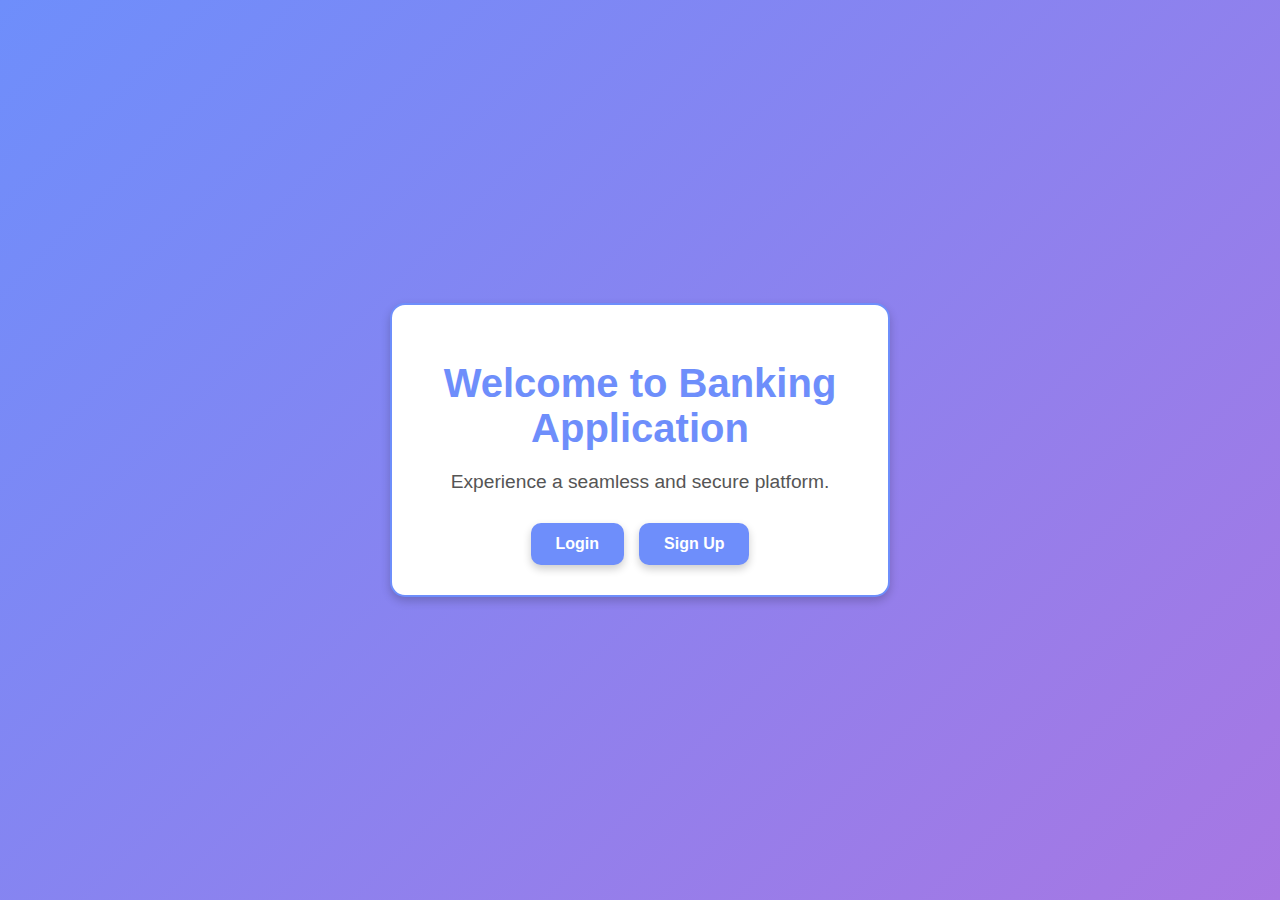
<file: src/main/resources/static/index.html>
<!DOCTYPE html>
<html lang="en">
<head>
    <meta charset="UTF-8">
    <meta name="viewport" content="width=device-width, initial-scale=1.0">
    <title>Welcome</title>
    <link rel="stylesheet" href="styles.css">
</head>
<body>
<div class="hero">
    <div class="content-box">
        <h1>Welcome to Banking Application</h1>
        <p>Experience a seamless and secure platform.</p>
        <div class="buttons">
            <a href="login.html" class="btn">Login</a>
            <a href="signup.html" class="btn">Sign Up</a>
        </div>
    </div>
</div>
</body>
</html>
</file>
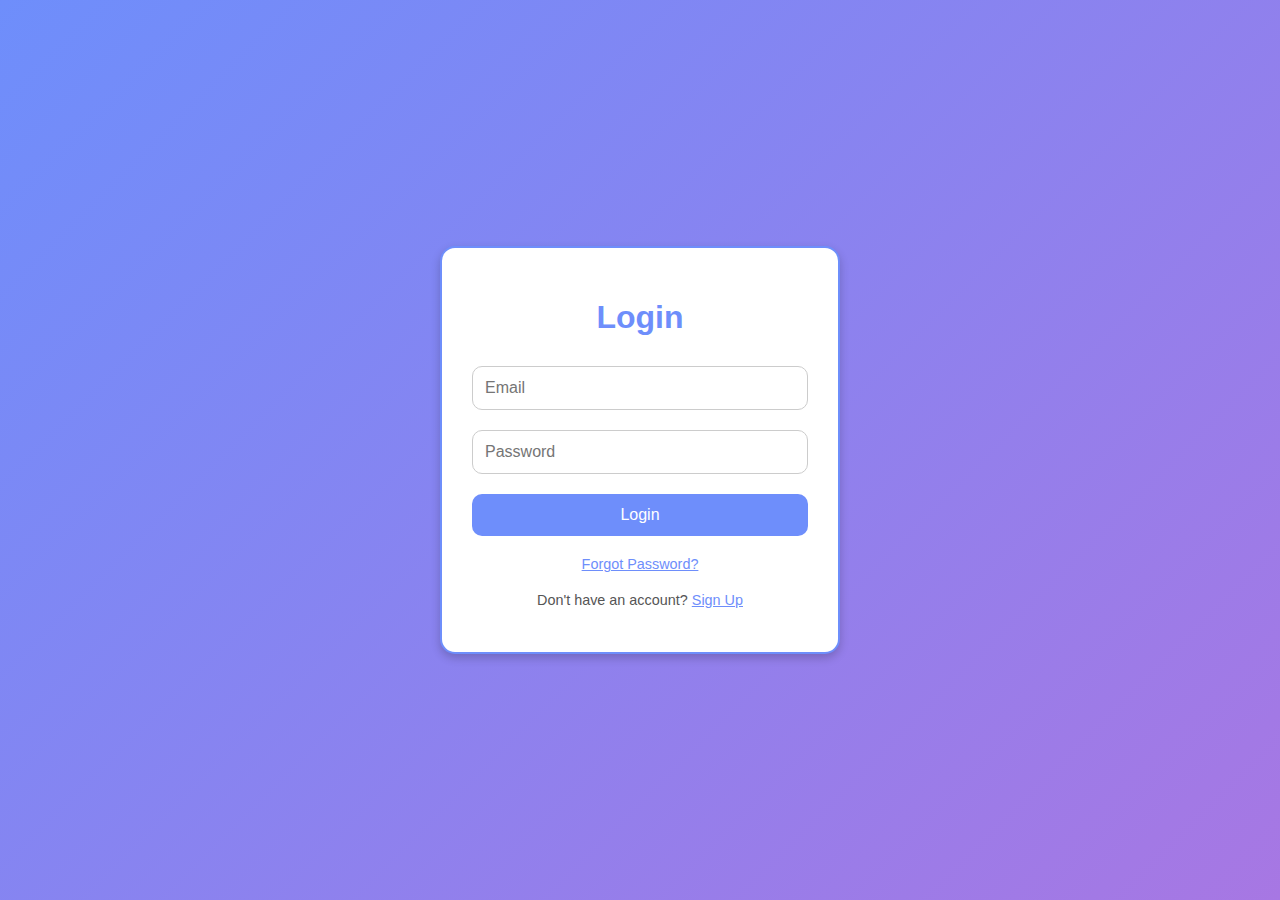
<file: src/main/resources/static/login.html>
<!DOCTYPE html>
<html lang="en">
<head>
  <meta charset="UTF-8">
  <meta name="viewport" content="width=device-width, initial-scale=1.0">
  <title>Login</title>
  <link rel="stylesheet" href="styles.css">
</head>
<body>
<div class="form-container">
  <div class="form-box bordered-box">
    <h1>Login</h1>
    <form id="loginForm">
      <input type="email" id="email" placeholder="Email" required>
      <input type="password" id="password" placeholder="Password" required>
      <button type="submit">Login</button>
      <p><a href="#">Forgot Password?</a></p>
      <p>Don't have an account? <a href="signup.html">Sign Up</a></p>
    </form>
  </div>
</div>
<script src="script.js"></script>
</body>
</html>
</file>
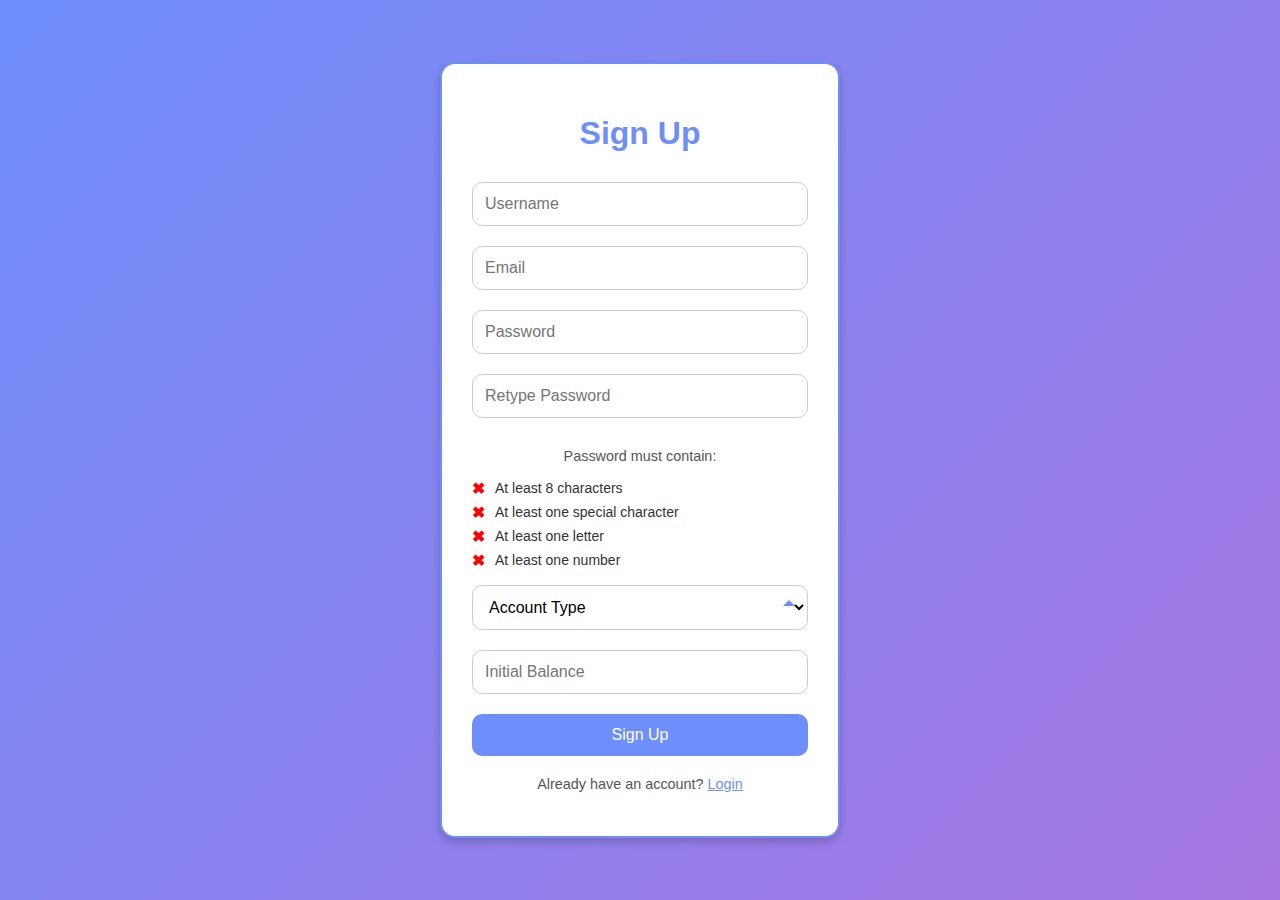
<file: src/main/resources/static/signup.html>
<!DOCTYPE html>
<html lang="en">
<head>
  <meta charset="UTF-8">
  <meta name="viewport" content="width=device-width, initial-scale=1.0">
  <title>Sign Up</title>
  <link rel="stylesheet" href="styles.css">
</head>
<body>
<div class="form-container">
  <div class="form-box bordered-box">
    <h1>Sign Up</h1>
    <form id="signupForm">
      <input type="text" id="userName" name="userName" placeholder="Username" required>
      <input type="email" id="email" name="email" placeholder="Email" required>
      <input type="password" id="password" name="password" placeholder="Password" required>
      <input type="password" id="confirmPassword" name="confirmPassword" placeholder="Retype Password" required>
      <div id="passwordRequirements" class="requirements">
        <p>Password must contain:</p>
        <ul>
          <li id="minLength" class="invalid"><span class="icon">✖</span> At least 8 characters</li>
          <li id="specialChar" class="invalid"><span class="icon">✖</span> At least one special character</li>
          <li id="alphabet" class="invalid"><span class="icon">✖</span> At least one letter</li>
          <li id="number" class="invalid"><span class="icon">✖</span> At least one number</li>
        </ul>
      </div>
      <select id="accountType" name="accountType" required class="custom-select">
        <option value="" disabled selected>Account Type</option>
        <option value="CHECKINGS">Checkings</option>
        <option value="SAVINGS">Savings</option>
      </select>
      <input type="number" id="balance" name="balance" placeholder="Initial Balance" required>
      <button type="submit" disabled id="signupButton">Sign Up</button>
      <p>Already have an account? <a href="login.html">Login</a></p>
    </form>
  </div>
</div>
<script>
  const signupForm = document.getElementById('signupForm');
  const passwordInput = document.getElementById('password');
  const confirmPasswordInput = document.getElementById('confirmPassword');
  const signupButton = document.getElementById('signupButton');

  const minLengthIndicator = document.getElementById('minLength');
  const specialCharIndicator = document.getElementById('specialChar');
  const alphabetIndicator = document.getElementById('alphabet');
  const numberIndicator = document.getElementById('number');

  const updatePasswordRequirements = () => {
    const password = passwordInput.value;

    // Check if password meets requirements
    const hasMinLength = password.length >= 8;
    const hasSpecialChar = /[!@#$%^&*(),.?":{}|<>]/.test(password);
    const hasAlphabet = /[a-zA-Z]/.test(password);
    const hasNumber = /[0-9]/.test(password);

    // Update UI
    updateRequirement(minLengthIndicator, hasMinLength);
    updateRequirement(specialCharIndicator, hasSpecialChar);
    updateRequirement(alphabetIndicator, hasAlphabet);
    updateRequirement(numberIndicator, hasNumber);

    // Enable/disable the submit button
    signupButton.disabled = !(
            hasMinLength &&
            hasSpecialChar &&
            hasAlphabet &&
            hasNumber &&
            password === confirmPasswordInput.value
    );
  };

  const updateRequirement = (element, isValid) => {
    const icon = element.querySelector('.icon');
    if (isValid) {
      icon.textContent = '✔';
      element.classList.remove('invalid');
      element.classList.add('valid');
    } else {
      icon.textContent = '✖';
      element.classList.remove('valid');
      element.classList.add('invalid');
    }
  };

  const validatePasswordMatch = () => {
    const password = passwordInput.value;
    const confirmPassword = confirmPasswordInput.value;

    if (password !== confirmPassword) {
      confirmPasswordInput.setCustomValidity("Passwords do not match");
    } else {
      confirmPasswordInput.setCustomValidity("");
    }
    updatePasswordRequirements();
  };

  // Event listeners
  passwordInput.addEventListener('input', () => {
    updatePasswordRequirements();
    validatePasswordMatch();
  });

  confirmPasswordInput.addEventListener('input', validatePasswordMatch);

  signupForm.addEventListener('submit', async (e) => {
    e.preventDefault();

    const formData = {
      userName: document.getElementById('userName').value,
      email: document.getElementById('email').value,
      password: passwordInput.value,
      accountType: document.getElementById('accountType').value,
      balance: parseInt(document.getElementById('balance').value),
    };

    try {
      const response = await fetch('http://localhost:8080/auth/signup', {
        method: 'POST',
        headers: {
          'Content-Type': 'application/json',
        },
        body: JSON.stringify(formData),
      });

      if (response.ok) {
        const data = await response.json();
        alert(data.message || 'Signup successful! Please login.');
        window.location.href = 'login.html';
      } else {
        const contentType = response.headers.get('content-type');
        if (contentType && contentType.includes('application/json')) {
          const errorData = await response.json();
          alert(`Signup failed: ${errorData.message}`);
        } else {
          const errorText = await response.text();
          alert(`Signup failed: ${errorText || 'An unknown error occurred.'}`);
        }
      }
    } catch (error) {
      alert(`Error: ${error.message}`);
    }
  });


</script>
</body>
</html>
</file>
<file: src/main/resources/static/styles.css>
/* General Styles */
body {
    margin: 0;
    font-family: 'Arial', sans-serif;
    background: linear-gradient(135deg, #6e8efb, #a777e3);
    color: #333;
    display: flex;
    justify-content: center;
    align-items: center;
    height: 100vh;
    padding: 20px;
    box-sizing: border-box;
}

/* Hero Section */
.hero {
    text-align: center;
    width: 100%;
}

/* Content Box */
.content-box {
    max-width: 500px;
    margin: 20px auto;
    background: #fff;
    padding: 30px;
    border-radius: 15px;
    border: 2px solid #6e8efb;
    box-shadow: 0 4px 10px rgba(0, 0, 0, 0.2);
    box-sizing: border-box;
}

.content-box h1 {
    font-size: 2.5rem;
    margin-bottom: 20px;
    color: #6e8efb;
    text-align: center;
}

.content-box p {
    font-size: 1.2rem;
    margin-bottom: 30px;
    color: #555;
}

/* Buttons */
.buttons {
    display: flex;
    gap: 15px;
    justify-content: center;
}

.buttons .btn {
    text-decoration: none;
    padding: 12px 25px;
    background: #6e8efb;
    color: #fff;
    font-weight: bold;
    border-radius: 10px;
    font-size: 1rem;
    transition: background 0.3s, transform 0.2s;
    box-shadow: 0 4px 8px rgba(0, 0, 0, 0.2);
}

.buttons .btn:hover {
    background: #5b76d8;
    transform: translateY(-2px);
}

/* Form Container */
.form-container {
    width: 100%;
    max-width: 400px;
    margin: 0 auto;
}

.form-box {
    background: #fff;
    padding: 30px;
    border-radius: 15px;
    box-shadow: 0 4px 10px rgba(0, 0, 0, 0.2);
    border: 2px solid #6e8efb;
    box-sizing: border-box;
}

.form-box h1 {
    margin-bottom: 20px;
    font-size: 2rem;
    color: #6e8efb;
    text-align: center;
}

/* Input and Select Fields */
input, select {
    width: 100%;
    padding: 12px;
    margin: 10px 0;
    border: 1px solid #ccc;
    border-radius: 10px;
    font-size: 1rem;
    box-sizing: border-box;
    transition: border-color 0.3s, box-shadow 0.3s;
}

select {
    background: #fff url('data:image/svg+xml;charset=US-ASCII,<svg xmlns="http://www.w3.org/2000/svg" viewBox="0 0 4 5"><path fill="%236e8efb" d="M2 0L0 2h4z"/></svg>') no-repeat right 12px center;
    background-size: 12px;
    cursor: pointer;
}

input:focus, select:focus {
    outline: none;
    border-color: #6e8efb;
    box-shadow: 0 0 5px rgba(110, 142, 251, 0.5);
}

/* Button Styles */
button {
    width: 100%;
    padding: 12px;
    background: #6e8efb;
    color: white;
    border: none;
    border-radius: 10px;
    cursor: pointer;
    font-size: 1rem;
    margin-top: 10px;
    transition: background 0.3s, transform 0.2s;
}

button:hover {
    background: #5b76d8;
    transform: translateY(-2px);
}

/* Links */
a {
    color: #6e8efb;
    text-decoration: underline;
    font-size: 0.9rem;
}

a:hover {
    text-decoration: none;
    font-weight: bold;
}

/* Centered Text */
p {
    text-align: center;
    margin-top: 20px;
    font-size: 0.9rem;
    color: #555;
}

/* Requirements List */
.requirements ul {
    list-style: none;
    padding: 0;
    margin: 0;
}

.requirements li {
    font-size: 14px;
    display: flex;
    align-items: center;
    gap: 10px;
    margin-bottom: 5px;
}

.requirements .icon {
    font-weight: bold;
    font-size: 16px;
}

.requirements .valid .icon {
    color: green;
}

.requirements .invalid .icon {
    color: red;
}

/* Responsive Design */
@media (max-width: 768px) {
    .form-box, .content-box {
        padding: 20px;
    }

    .form-box h1, .content-box h1 {
        font-size: 1.8rem;
    }

    input, select {
        padding: 10px;
    }

    button {
        font-size: 0.9rem;
        padding: 10px;
    }

    .buttons .btn {
        font-size: 0.9rem;
        padding: 10px 20px;
    }
}
</file>
